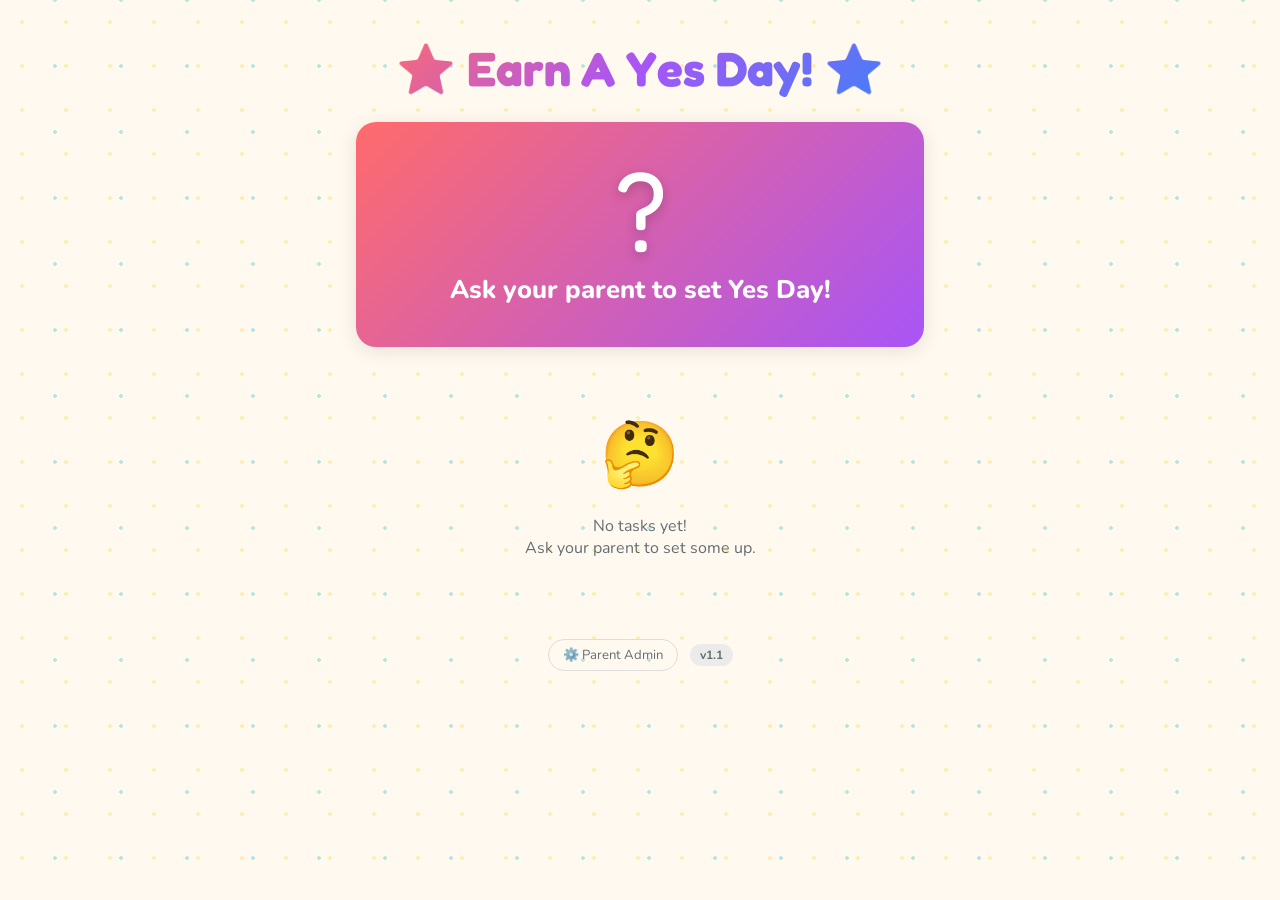
<file: index.html>
<!DOCTYPE html>
<html lang="en">
<head>
  <meta charset="UTF-8">
  <meta name="viewport" content="width=device-width, initial-scale=1.0">
  <meta name="description" content="Track your tasks and earn a Yes Day!">
  <title>Earn A Yes Day! 🎉</title>
  <link rel="icon" type="image/svg+xml" href="favicon.svg">
  <link rel="stylesheet" href="css/main.css?v=3">
  <link rel="stylesheet" href="css/child.css?v=3">
</head>
<body>

  <!-- Confetti canvas (sits behind celebration overlay) -->
  <canvas id="confetti-canvas" aria-hidden="true"></canvas>

  <!-- ── Celebration overlay ──────────────────────── -->
  <div id="celebration-overlay" class="celebration-overlay hidden" role="dialog" aria-modal="true" aria-label="Celebration">
    <span class="celebration-emoji">🎉</span>
    <h1 class="celebration-title">YES DAY!!!</h1>
    <p class="celebration-sub">You've earned it — you absolute LEGEND!</p>
    <button class="btn btn-primary" onclick="dismissCelebration()">
      Let's GOOOO! 🚀
    </button>
  </div>

  <!-- ── Cancelled overlay ────────────────────────── -->
  <div id="cancelled-overlay" class="cancelled-overlay hidden" role="dialog" aria-modal="true" aria-label="Yes Day Cancelled">
    <span class="cancelled-emoji">💔</span>
    <h1 class="cancelled-title">YES DAY CANCELLED</h1>
    <p class="cancelled-sub">Too many strikes... better luck next time!</p>
  </div>

  <!-- ── Undo toast ────────────────────────────────── -->
  <div id="undo-toast" class="undo-toast hidden" role="status" aria-live="polite">
    <span id="undo-message">Done!</span>
    <button class="undo-btn" onclick="handleUndo()">↩ Undo</button>
  </div>

  <!-- ── Main content ──────────────────────────────── -->
  <div class="child-container">

    <!-- Header -->
    <header class="app-header">
      <h1 class="app-title">⭐ Earn A Yes Day! ⭐</h1>
    </header>

    <!-- Countdown card -->
    <div class="card countdown-card">
      <span id="countdown-number" class="countdown-number">…</span>
      <div id="countdown-label" class="countdown-label">Loading…</div>
      <div id="countdown-date"  class="countdown-date"></div>
    </div>

    <!-- Overall progress -->
    <div id="progress-card" class="card overall-progress" style="display:none;">
      <div class="progress-header">
        <span id="progress-text">Loading…</span>
        <span>🏆</span>
      </div>
      <div class="progress-bar-track">
        <div id="progress-fill" class="progress-bar-fill" style="width:0%"></div>
        <span id="progress-pct" class="progress-pct">0%</span>
      </div>
    </div>

    <!-- Empty state -->
    <div id="empty-state" class="empty-state" style="display:none;">
      <span class="emoji">🤔</span>
      <p>No tasks yet!<br>Ask your parent to set some up.</p>
    </div>

    <!-- Positive tasks -->
    <section id="positive-section" style="display:none;">
      <h2 class="section-title">⭐ Earn it!</h2>
      <div id="positive-tasks"></div>
    </section>

    <!-- Negative tasks -->
    <section id="negative-section" style="display:none;">
      <h2 class="section-title">� Don't do it!</h2>
      <div id="negative-tasks"></div>
    </section>

    <!-- Admin link -->
    <div class="admin-link-bar">
      <a href="admin.html">⚙️ Parent Admin</a>
      <span class="version-badge">v1.1</span>
    </div>

  </div><!-- /child-container -->

  <script src="js/utils.js?v=3"></script>
  <script src="js/storage.js?v=3"></script>
  <script src="js/child.js?v=3"></script>
</body>
</html>
</file>
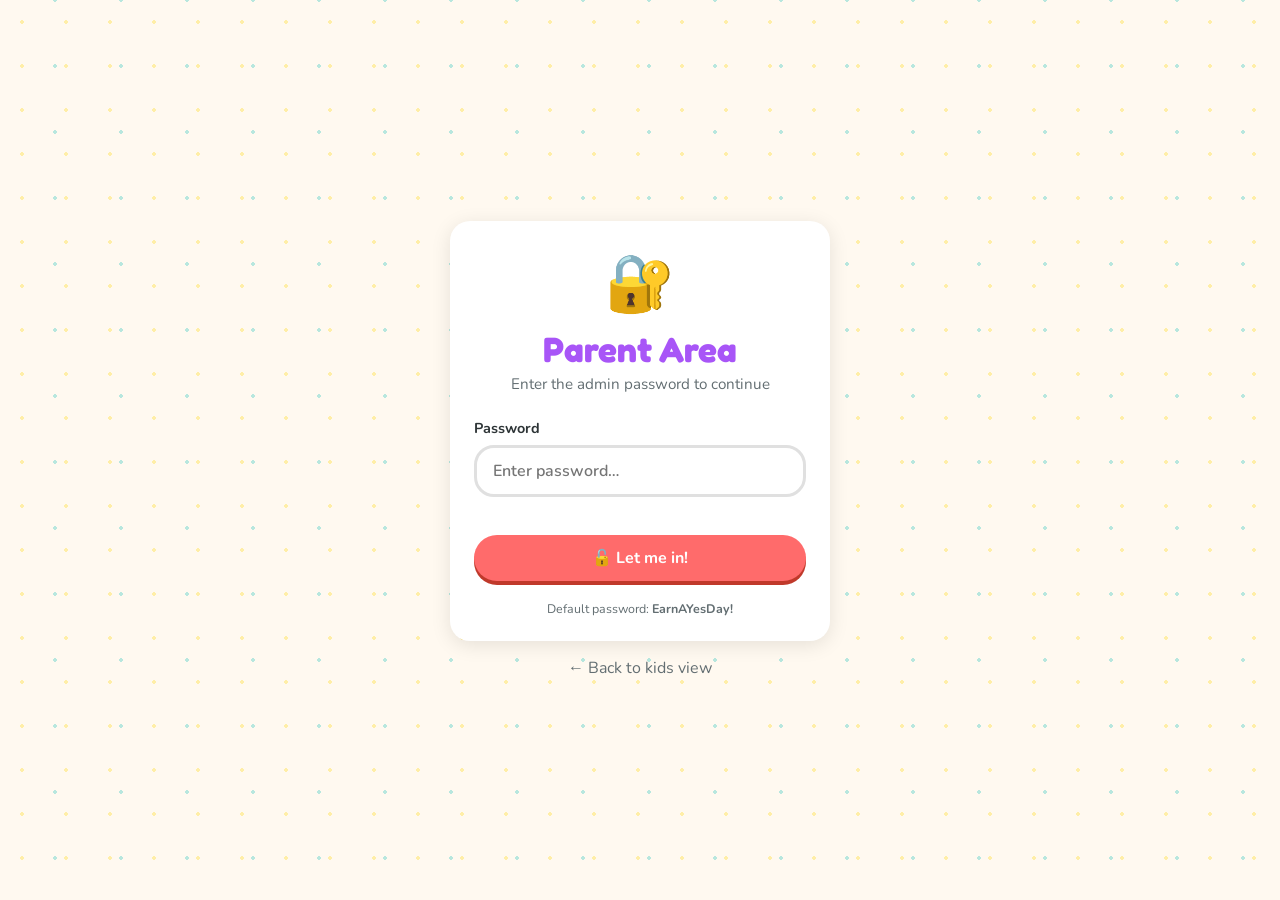
<file: admin.html>
<!DOCTYPE html>
<html lang="en">
<head>
  <meta charset="UTF-8">
  <meta name="viewport" content="width=device-width, initial-scale=1.0">
  <meta name="description" content="Yes Day admin panel — set tasks and the target date.">
  <title>Yes Day Admin ⚙️</title>
  <link rel="icon" type="image/svg+xml" href="favicon.svg">
  <link rel="stylesheet" href="css/main.css?v=3">
  <link rel="stylesheet" href="css/admin.css?v=3">
</head>
<body>

  <!-- ── Admin toast ────────────────────────────────── -->
  <div id="admin-toast" class="admin-toast hidden" role="status" aria-live="polite"></div>

  <!-- ── Password screen ───────────────────────────── -->
  <div id="password-screen" class="password-screen">
    <div class="card password-card">
      <span class="password-emoji">🔐</span>
      <h1 class="password-title">Parent Area</h1>
      <p class="password-subtitle">Enter the admin password to continue</p>

      <form id="login-form" novalidate>
        <div class="form-group">
          <label for="password-input">Password</label>
          <input
            type="password"
            id="password-input"
            class="form-input"
            placeholder="Enter password…"
            autocomplete="current-password"
            required
          >
          <span id="password-error" class="error-msg" aria-live="polite"></span>
        </div>
        <button type="submit" class="btn btn-primary" style="width:100%;">🔓 Let me in!</button>
      </form>

      <p style="margin-top:1.2rem; font-size:0.78rem; color:var(--text-light);">
        Default password: <strong>EarnAYesDay!</strong>
      </p>
    </div>

    <p style="margin-top:1rem;">
      <a href="index.html" style="color:var(--text-light); text-decoration:none;">← Back to kids view</a>
    </p>
  </div>

  <!-- ── Admin Dashboard ───────────────────────────── -->
  <div id="admin-dashboard" class="admin-dashboard admin-container">

    <header class="admin-header">
      <h1 class="admin-title">🎉 Yes Day Admin</h1>
      <p style="color:var(--text-light); margin-top:0.3rem;">Set up your kids' Yes Day challenge!</p>
      <div class="admin-nav">
        <a href="index.html" class="btn btn-primary" style="font-size:0.85rem; padding:8px 18px;">👀 Kids View</a>
      </div>
    </header>

    <!-- Yes Day Date -->
    <div class="card admin-section">
      <h2 class="admin-section-title">📅 Yes Day Date</h2>
      <p style="color:var(--text-light); font-size:0.9rem; margin-bottom:0.75rem;">
        Pick the date your kids are working towards!
      </p>
      <div class="date-row">
        <input type="date" id="yes-day-date" class="form-input date-input" aria-label="Yes Day date">
        <button class="btn btn-primary" onclick="handleSaveDate()">Save 💾</button>
      </div>
    </div>

    <!-- Tasks -->
    <div class="card admin-section">
      <h2 class="admin-section-title">📋 Tasks</h2>

      <ul id="task-list-admin" class="task-list-admin" aria-label="Task list"></ul>

      <!-- Add / Edit form -->
      <div class="add-task-form">
        <h3 class="add-task-form-title">➕ Add / Edit Task</h3>
        <form id="task-form" novalidate>
          <div class="form-group">
            <label for="task-label-input">What do they need to do?</label>
            <input
              type="text"
              id="task-label-input"
              class="form-input"
              placeholder="e.g. Empty the dishwasher"
              maxlength="100"
              required
            >
          </div>

          <div class="form-row-inline">
            <!-- Type toggle -->
            <div class="form-group" style="margin:0;">
              <label style="display:block; font-weight:700; font-size:0.9rem; margin-bottom:0.4rem;">Type</label>
              <div class="type-toggle" role="group" aria-label="Task type">
                <input type="radio" name="task-type" id="type-positive" value="positive" checked>
                <label for="type-positive">⭐ Positive</label>
                <input type="radio" name="task-type" id="type-negative" value="negative">
                <label for="type-negative">🚫 Negative</label>
              </div>
            </div>

            <!-- Target count / Max strikes -->
            <div id="target-group" class="form-group" style="margin:0;">
              <label id="target-label" for="task-target-input" style="display:block; font-weight:700; font-size:0.9rem; margin-bottom:0.4rem;">
                Target count
              </label>
              <input
                type="number"
                id="task-target-input"
                class="form-input target-input"
                value="5"
                min="1"
                max="99"
                required
                aria-label="Target count"
              >
            </div>
          </div>

          <div class="form-btns">
            <button type="submit" id="add-task-btn" class="btn btn-primary">➕ Add Task</button>
            <button type="button" class="btn" style="background:#ebebeb; color:var(--text); box-shadow:none;" onclick="resetTaskForm()">Clear</button>
          </div>
        </form>
      </div>
    </div>

    <!-- Danger zone -->
    <div class="card admin-section">
      <h2 class="admin-section-title">⚠️ Danger Zone</h2>
      <p style="color:var(--text-light); margin-bottom:1rem; font-size:0.9rem;">
        Wipes all task progress. Tasks and settings are kept.
      </p>
      <button class="btn btn-reset" onclick="handleResetProgress()">🔄 Reset All Progress</button>
    </div>

  </div><!-- /admin-dashboard -->

  <script src="js/utils.js?v=3"></script>
  <script src="js/storage.js?v=3"></script>
  <script src="js/admin.js?v=3"></script>
</body>
</html>
</file>
<file: css/main.css>
@import url('https://fonts.googleapis.com/css2?family=Fredoka+One&family=Nunito:wght@400;600;700;800&display=swap');

:root {
  --coral:      #FF6B6B;
  --teal:       #4ECDC4;
  --yellow:     #FFE66D;
  --purple:     #A855F7;
  --blue:       #3B82F6;
  --green:      #4ADE80;
  --orange:     #FB923C;
  --pink:       #F472B6;
  --bg:         #FFF9F0;
  --card-bg:    #FFFFFF;
  --text:       #2D3436;
  --text-light: #636E72;
  --radius:     20px;
  --shadow:     0 4px 20px rgba(0, 0, 0, 0.10);
  --shadow-hover: 0 8px 30px rgba(0, 0, 0, 0.16);
}

*, *::before, *::after {
  box-sizing: border-box;
  margin: 0;
  padding: 0;
}

body {
  font-family: 'Nunito', sans-serif;
  background-color: var(--bg);
  color: var(--text);
  min-height: 100vh;
  background-image:
    radial-gradient(circle, rgba(255,230,109,0.55) 2px, transparent 2px),
    radial-gradient(circle, rgba(78,205,196,0.40) 2px, transparent 2px);
  background-size: 44px 44px, 66px 66px;
  background-position: 0 0, 22px 33px;
}

h1, h2, h3 {
  font-family: 'Fredoka One', cursive;
  line-height: 1.2;
}

/* ── Shared buttons ───────────────────────────────── */
.btn {
  display: inline-block;
  padding: 12px 24px;
  border-radius: 50px;
  border: none;
  font-family: 'Nunito', sans-serif;
  font-size: 1rem;
  font-weight: 700;
  cursor: pointer;
  transition: transform 0.15s ease, box-shadow 0.15s ease;
  text-decoration: none;
  user-select: none;
}

.btn:active {
  transform: scale(0.94) !important;
}

.btn-primary {
  background: var(--coral);
  color: #fff;
  box-shadow: 0 4px 0 #c0392b;
}
.btn-primary:hover {
  transform: translateY(-2px);
  box-shadow: 0 6px 0 #c0392b;
}

.btn-success {
  background: var(--green);
  color: #fff;
  box-shadow: 0 4px 0 #16a34a;
}
.btn-success:hover {
  transform: translateY(-2px);
  box-shadow: 0 6px 0 #16a34a;
}

.btn-danger {
  background: var(--coral);
  color: #fff;
  box-shadow: 0 4px 0 #b91c1c;
}
.btn-danger:hover {
  transform: translateY(-2px);
  box-shadow: 0 6px 0 #b91c1c;
}

/* ── Shared card ──────────────────────────────────── */
.card {
  background: var(--card-bg);
  border-radius: var(--radius);
  box-shadow: var(--shadow);
  padding: 1.5rem;
}

/* ── Animations ───────────────────────────────────── */
@keyframes bounce {
  0%, 100% { transform: translateY(0); }
  50%       { transform: translateY(-10px); }
}

@keyframes wiggle {
  0%, 100% { transform: rotate(0deg); }
  25%       { transform: rotate(-6deg); }
  75%       { transform: rotate(6deg); }
}

@keyframes pop {
  0%   { transform: scale(0.7); opacity: 0; }
  70%  { transform: scale(1.1); }
  100% { transform: scale(1);   opacity: 1; }
}

@keyframes starFill {
  0%   { transform: scale(0) rotate(-30deg); }
  60%  { transform: scale(1.4) rotate(5deg); }
  100% { transform: scale(1)   rotate(0deg); }
}

@keyframes slideUp {
  from { transform: translateX(-50%) translateY(20px); opacity: 0; }
  to   { transform: translateX(-50%) translateY(0);    opacity: 1; }
}

.bounce { animation: bounce 1.4s ease infinite; }
.wiggle { animation: wiggle 0.35s ease; }
.pop    { animation: pop    0.3s  ease forwards; }
</file>
<file: css/child.css>
/* ── Layout ───────────────────────────────────────── */
.child-container {
  max-width: 600px;
  margin: 0 auto;
  padding: 1rem 1rem 4rem;
}

/* ── App header ───────────────────────────────────── */
.app-header {
  text-align: center;
  padding: 1.5rem 1rem 0.5rem;
}

.app-title {
  font-size: clamp(1.2rem, 6vw, 3rem);
  white-space: nowrap;
  background: linear-gradient(135deg, var(--coral), var(--purple), var(--blue));
  -webkit-background-clip: text;
  -webkit-text-fill-color: transparent;
  background-clip: text;
}

/* ── Countdown card ───────────────────────────────── */
.countdown-card {
  text-align: center;
  margin: 1rem 0;
  padding: 2rem 1.5rem;
  background: linear-gradient(135deg, var(--coral), var(--purple));
  color: #fff;
  border: none;
}

.countdown-number {
  font-size: clamp(4rem, 20vw, 7rem);
  font-family: 'Fredoka One', cursive;
  line-height: 1;
  display: block;
  text-shadow: 0 4px 12px rgba(0, 0, 0, 0.2);
}

.countdown-label {
  font-size: clamp(1.1rem, 4vw, 1.6rem);
  font-weight: 800;
  margin-top: 0.4rem;
}

.countdown-date {
  margin-top: 0.5rem;
  opacity: 0.88;
  font-size: 0.95rem;
  font-weight: 600;
}

/* ── Overall progress bar ─────────────────────────── */
.overall-progress {
  margin: 1rem 0;
}

.progress-header {
  display: flex;
  justify-content: space-between;
  align-items: center;
  margin-bottom: 0.6rem;
  font-weight: 700;
}

.progress-bar-track {
  background: #ede9e0;
  border-radius: 50px;
  height: 26px;
  overflow: hidden;
  border: 3px solid #fff;
  box-shadow: inset 0 2px 6px rgba(0, 0, 0, 0.08);
  position: relative;
}

.progress-bar-fill {
  height: 100%;
  border-radius: 50px;
  background: linear-gradient(90deg, var(--yellow), var(--green), var(--teal));
  transition: width 0.6s cubic-bezier(0.34, 1.56, 0.64, 1);
  min-width: 0;
}

.progress-pct {
  position: absolute;
  right: 10px;
  top: 50%;
  transform: translateY(-50%);
  font-size: 0.78rem;
  font-weight: 800;
  color: var(--text);
  pointer-events: none;
}

/* ── Section titles ───────────────────────────────── */
.section-title {
  font-size: 1.7rem;
  margin: 1.5rem 0 0.6rem;
  display: flex;
  align-items: center;
  gap: 0.4rem;
}

/* ── Task cards ───────────────────────────────────── */
.task-card {
  margin-bottom: 1rem;
  border: 3px solid transparent;
  transition: transform 0.2s ease, box-shadow 0.2s ease;
}

.task-card:hover {
  transform: translateY(-2px);
  box-shadow: var(--shadow-hover);
}

.task-card.positive { border-color: var(--green); }

.task-card.complete {
  border-color: var(--yellow) !important;
  background: linear-gradient(135deg, #fffde7, #fff9f0);
}

.task-type-badge {
  display: inline-block;
  font-size: 0.72rem;
  font-weight: 800;
  text-transform: uppercase;
  letter-spacing: 0.05em;
  padding: 2px 10px;
  border-radius: 50px;
  margin-bottom: 0.5rem;
}

.task-card.positive .task-type-badge {
  background: #dcfce7;
  color: #15803d;
}

.task-card.negative .task-type-badge {
  background: #ffedd5;
  color: #c2410c;
}

.task-label {
  font-size: 1.1rem;
  font-weight: 700;
  margin-bottom: 0.75rem;
}

/* ── Star row ─────────────────────────────────────── */
.stars-row {
  display: flex;
  gap: 4px;
  flex-wrap: wrap;
  margin-bottom: 0.9rem;
}

.star {
  font-size: clamp(1.4rem, 5vw, 1.9rem);
  line-height: 1;
  transition: transform 0.15s;
}

.star.filled {
  animation: starFill 0.35s ease forwards;
}

/* ── Task action buttons ──────────────────────────── */
.task-actions {
  display: flex;
  gap: 0.5rem;
  flex-wrap: wrap;
}

.btn-do-it {
  flex: 1;
  padding: 10px 12px;
  font-size: 0.95rem;
}

.btn-slip {
  padding: 10px 16px;
  background: #fff4ec;
  color: var(--orange);
  border: 2.5px solid var(--orange);
  border-radius: 50px;
  font-family: 'Nunito', sans-serif;
  font-weight: 700;
  cursor: pointer;
  font-size: 0.88rem;
  transition: background 0.15s, transform 0.15s;
}

.btn-slip:hover {
  background: #ffe8d0;
}

.btn-slip:active {
  transform: scale(0.94);
}

/* ── Strike system ───────────────────────────────── */
.task-card.negative { border-color: var(--orange); }
.task-card.negative.has-strikes { border-color: #ef4444; background: #fff5f5; }

.strikes-row {
  display: flex;
  gap: 4px;
  flex-wrap: wrap;
  margin-bottom: 0.9rem;
}

.strike-mark {
  font-size: clamp(1.4rem, 5vw, 1.9rem);
  line-height: 1;
  animation: pop 0.35s ease;
}

.strike-clean {
  font-size: 0.9rem;
  font-weight: 700;
  color: #15803d;
  align-self: center;
}

.strike-count {
  font-size: 0.9rem;
  font-weight: 800;
  color: #ef4444;
  align-self: center;
}

.strike-cancelled {
  font-size: 0.9rem;
  font-weight: 800;
  color: #991b1b;
  align-self: center;
}

.task-card.negative.cancelled {
  border-color: #991b1b;
  background: #fef2f2;
  opacity: 0.85;
}

/* ── Complete badge ───────────────────────────────── */
.task-complete-badge {
  text-align: center;
  font-size: 1rem;
  font-weight: 800;
  color: #15803d;
  animation: pop 0.35s ease;
}

/* ── Undo toast ───────────────────────────────────── */
.undo-toast {
  position: fixed;
  bottom: 24px;
  left: 50%;
  transform: translateX(-50%);
  background: #2D3436;
  color: #fff;
  padding: 10px 20px;
  border-radius: 50px;
  font-weight: 700;
  font-size: 0.9rem;
  display: flex;
  align-items: center;
  gap: 12px;
  z-index: 500;
  white-space: nowrap;
  animation: slideUp 0.3s ease;
  box-shadow: 0 4px 20px rgba(0, 0, 0, 0.25);
}

.undo-toast.hidden { display: none; }

.undo-btn {
  background: var(--yellow);
  color: var(--text);
  border: none;
  padding: 4px 14px;
  border-radius: 50px;
  font-weight: 800;
  cursor: pointer;
  font-family: 'Nunito', sans-serif;
  font-size: 0.85rem;
}

.undo-btn:hover { background: #f5d800; }

/* ── Admin link bar ───────────────────────────────── */
.admin-link-bar {
  text-align: center;
  padding: 2rem 0 0.5rem;
  font-size: 0.82rem;
  display: flex;
  align-items: center;
  justify-content: center;
  gap: 0.75rem;
}

.admin-link-bar a {
  color: var(--text-light);
  text-decoration: none;
  padding: 6px 14px;
  border-radius: 50px;
  border: 1.5px solid #ddd;
  transition: background 0.15s;
}

.admin-link-bar a:hover { background: #f0f0f0; }

.version-badge {
  font-size: 0.75rem;
  font-weight: 700;
  color: var(--text-light);
  background: #ebebeb;
  border-radius: 50px;
  padding: 3px 10px;
}

/* ── Empty state ──────────────────────────────────── */
.empty-state {
  text-align: center;
  padding: 3rem 1rem;
  color: var(--text-light);
}

.empty-state .emoji {
  font-size: 4rem;
  margin-bottom: 1rem;
  animation: bounce 2s ease infinite;
  display: block;
}

/* ── Confetti canvas ──────────────────────────────── */
#confetti-canvas {
  position: fixed;
  inset: 0;
  pointer-events: none;
  z-index: 199;
}

/* ── Celebration overlay ──────────────────────────── */
.celebration-overlay {
  position: fixed;
  inset: 0;
  background: rgba(255, 249, 240, 0.96);
  display: flex;
  flex-direction: column;
  align-items: center;
  justify-content: center;
  z-index: 200;
  text-align: center;
  padding: 2rem;
}

.celebration-overlay.hidden { display: none; }

/* ── Cancelled overlay ───────────────────────── */
.cancelled-overlay {
  position: fixed;
  inset: 0;
  background: rgba(30, 0, 0, 0.93);
  display: flex;
  flex-direction: column;
  align-items: center;
  justify-content: center;
  z-index: 200;
  text-align: center;
  padding: 2rem;
}

.cancelled-overlay.hidden { display: none; }

.cancelled-emoji {
  font-size: 6rem;
  animation: bounce 1.4s ease infinite;
  display: block;
  margin-bottom: 0.5rem;
}

.cancelled-title {
  font-size: clamp(2rem, 9vw, 3.5rem);
  color: #ef4444;
  margin-bottom: 0.5rem;
  font-family: 'Fredoka One', cursive;
}

.cancelled-sub {
  font-size: 1.2rem;
  font-weight: 700;
  color: #fca5a5;
  margin-bottom: 0;
}

.celebration-emoji {
  font-size: 6rem;
  animation: bounce 1s ease infinite;
  display: block;
  margin-bottom: 0.5rem;
}

.celebration-title {
  font-size: clamp(2.5rem, 10vw, 4rem);
  background: linear-gradient(135deg, var(--coral), var(--purple), var(--blue));
  -webkit-background-clip: text;
  -webkit-text-fill-color: transparent;
  background-clip: text;
  margin-bottom: 0.5rem;
}

.celebration-sub {
  font-size: 1.3rem;
  font-weight: 700;
  color: var(--text);
  margin-bottom: 2rem;
}

/* ── Responsive tweaks ────────────────────────────── */
@media (max-width: 420px) {
  .task-actions {
    flex-direction: column;
  }
  .btn-do-it {
    width: 100%;
  }
}
</file>
<file: css/admin.css>
/* ── Admin layout ─────────────────────────────────── */
.admin-container {
  max-width: 680px;
  margin: 0 auto;
  padding: 1rem 1rem 4rem;
}

/* ── Password screen ──────────────────────────────── */
.password-screen {
  display: flex;
  flex-direction: column;
  align-items: center;
  justify-content: center;
  min-height: 100vh;
  padding: 2rem;
}

.password-card {
  width: 100%;
  max-width: 380px;
  text-align: center;
}

.password-emoji {
  font-size: 3.5rem;
  margin-bottom: 0.4rem;
  animation: bounce 2s ease infinite;
  display: block;
}

.password-title {
  font-size: 2.2rem;
  color: var(--purple);
  margin-bottom: 0.25rem;
}

.password-subtitle {
  color: var(--text-light);
  margin-bottom: 1.5rem;
  font-size: 0.95rem;
}

/* ── Form elements ────────────────────────────────── */
.form-group {
  margin-bottom: 1rem;
  text-align: left;
}

.form-group label {
  display: block;
  font-weight: 700;
  margin-bottom: 0.4rem;
  font-size: 0.9rem;
}

.form-input {
  width: 100%;
  padding: 12px 16px;
  border: 3px solid #e0e0e0;
  border-radius: var(--radius);
  font-family: 'Nunito', sans-serif;
  font-size: 1rem;
  font-weight: 600;
  transition: border-color 0.2s;
  background: #fff;
  color: var(--text);
}

.form-input:focus {
  outline: none;
  border-color: var(--purple);
}

.form-input.error {
  border-color: var(--coral);
  animation: wiggle 0.35s ease;
}

.error-msg {
  color: var(--coral);
  font-size: 0.85rem;
  font-weight: 700;
  margin-top: 0.4rem;
  display: block;
  min-height: 1.2em;
}

/* ── Admin dashboard ──────────────────────────────── */
.admin-dashboard { display: none; }
.admin-dashboard.active { display: block; }

.admin-header {
  text-align: center;
  padding: 1.5rem 1rem;
}

.admin-title {
  font-size: 2.2rem;
  color: var(--purple);
}

.admin-nav {
  margin-top: 0.75rem;
  display: flex;
  gap: 0.5rem;
  justify-content: center;
  flex-wrap: wrap;
}

/* ── Admin sections ───────────────────────────────── */
.admin-section {
  margin-bottom: 1.25rem;
}

.admin-section-title {
  font-size: 1.4rem;
  color: var(--text);
  margin-bottom: 0.75rem;
  display: flex;
  align-items: center;
  gap: 0.4rem;
}

/* ── Date row ─────────────────────────────────────── */
.date-row {
  display: flex;
  gap: 0.75rem;
  align-items: center;
  flex-wrap: wrap;
}

.date-input {
  flex: 1;
  min-width: 160px;
}

/* ── Task list ────────────────────────────────────── */
.task-list-admin {
  list-style: none;
  margin-bottom: 0.75rem;
}

.task-item-admin {
  display: flex;
  align-items: center;
  gap: 0.75rem;
  padding: 0.75rem 1rem;
  margin-bottom: 0.5rem;
  background: #f8f9fa;
  border-radius: 14px;
  border-left: 5px solid var(--green);
  transition: background 0.15s;
}

.task-item-admin.negative {
  border-left-color: var(--orange);
}

.task-type-icon {
  font-size: 1.3rem;
  flex-shrink: 0;
}

.task-item-label {
  flex: 1;
  font-weight: 700;
  font-size: 0.95rem;
}

.task-item-meta {
  font-size: 0.8rem;
  color: var(--text-light);
  white-space: nowrap;
}

.task-item-actions {
  display: flex;
  gap: 0.3rem;
  flex-shrink: 0;
}

.btn-icon {
  background: none;
  border: none;
  cursor: pointer;
  font-size: 1.1rem;
  padding: 5px 8px;
  border-radius: 8px;
  transition: background 0.15s;
  line-height: 1;
}

.btn-icon:hover { background: rgba(0, 0, 0, 0.08); }

/* ── Add/Edit task form ───────────────────────────── */
.add-task-form {
  background: #f4f6f8;
  border-radius: 14px;
  padding: 1.1rem;
  border: 2px dashed #d0d5dd;
}

.add-task-form-title {
  font-size: 1rem;
  font-family: 'Fredoka One', cursive;
  margin-bottom: 0.75rem;
  color: var(--text);
}

.form-row-inline {
  display: flex;
  gap: 0.75rem;
  align-items: flex-end;
  flex-wrap: wrap;
  margin-bottom: 0.75rem;
}

/* ── Type toggle ──────────────────────────────────── */
.type-toggle {
  display: flex;
  border-radius: 12px;
  overflow: hidden;
  border: 2.5px solid #d0d5dd;
  background: #fff;
}

.type-toggle input[type="radio"] { display: none; }

.type-toggle label {
  padding: 8px 14px;
  font-family: 'Nunito', sans-serif;
  font-weight: 700;
  font-size: 0.85rem;
  cursor: pointer;
  background: transparent;
  transition: background 0.2s, color 0.2s;
  white-space: nowrap;
}

.type-toggle input[value="positive"]:checked + label {
  background: var(--green);
  color: #fff;
}

.type-toggle input[value="negative"]:checked + label {
  background: var(--orange);
  color: #fff;
}

.target-input {
  width: 75px;
  text-align: center;
  padding: 10px 8px;
}

.form-btns {
  display: flex;
  gap: 0.5rem;
  flex-wrap: wrap;
}

/* ── Danger zone ──────────────────────────────────── */
.btn-reset {
  background: #fee2e2;
  color: var(--coral);
  border: 2.5px solid var(--coral);
  box-shadow: none;
  font-size: 0.95rem;
}

.btn-reset:hover {
  background: #fecaca;
  transform: translateY(-1px);
}

/* ── Admin toast ──────────────────────────────────── */
.admin-toast {
  position: fixed;
  bottom: 24px;
  left: 50%;
  transform: translateX(-50%);
  background: #2D3436;
  color: #fff;
  padding: 10px 24px;
  border-radius: 50px;
  font-weight: 700;
  font-size: 0.9rem;
  z-index: 500;
  white-space: nowrap;
  animation: slideUp 0.3s ease;
  box-shadow: 0 4px 20px rgba(0, 0, 0, 0.25);
}

.admin-toast.hidden { display: none; }

/* ── Responsive ───────────────────────────────────── */
@media (max-width: 480px) {
  .form-row-inline {
    flex-direction: column;
    align-items: stretch;
  }
  .target-input {
    width: 100%;
  }
}
</file>
